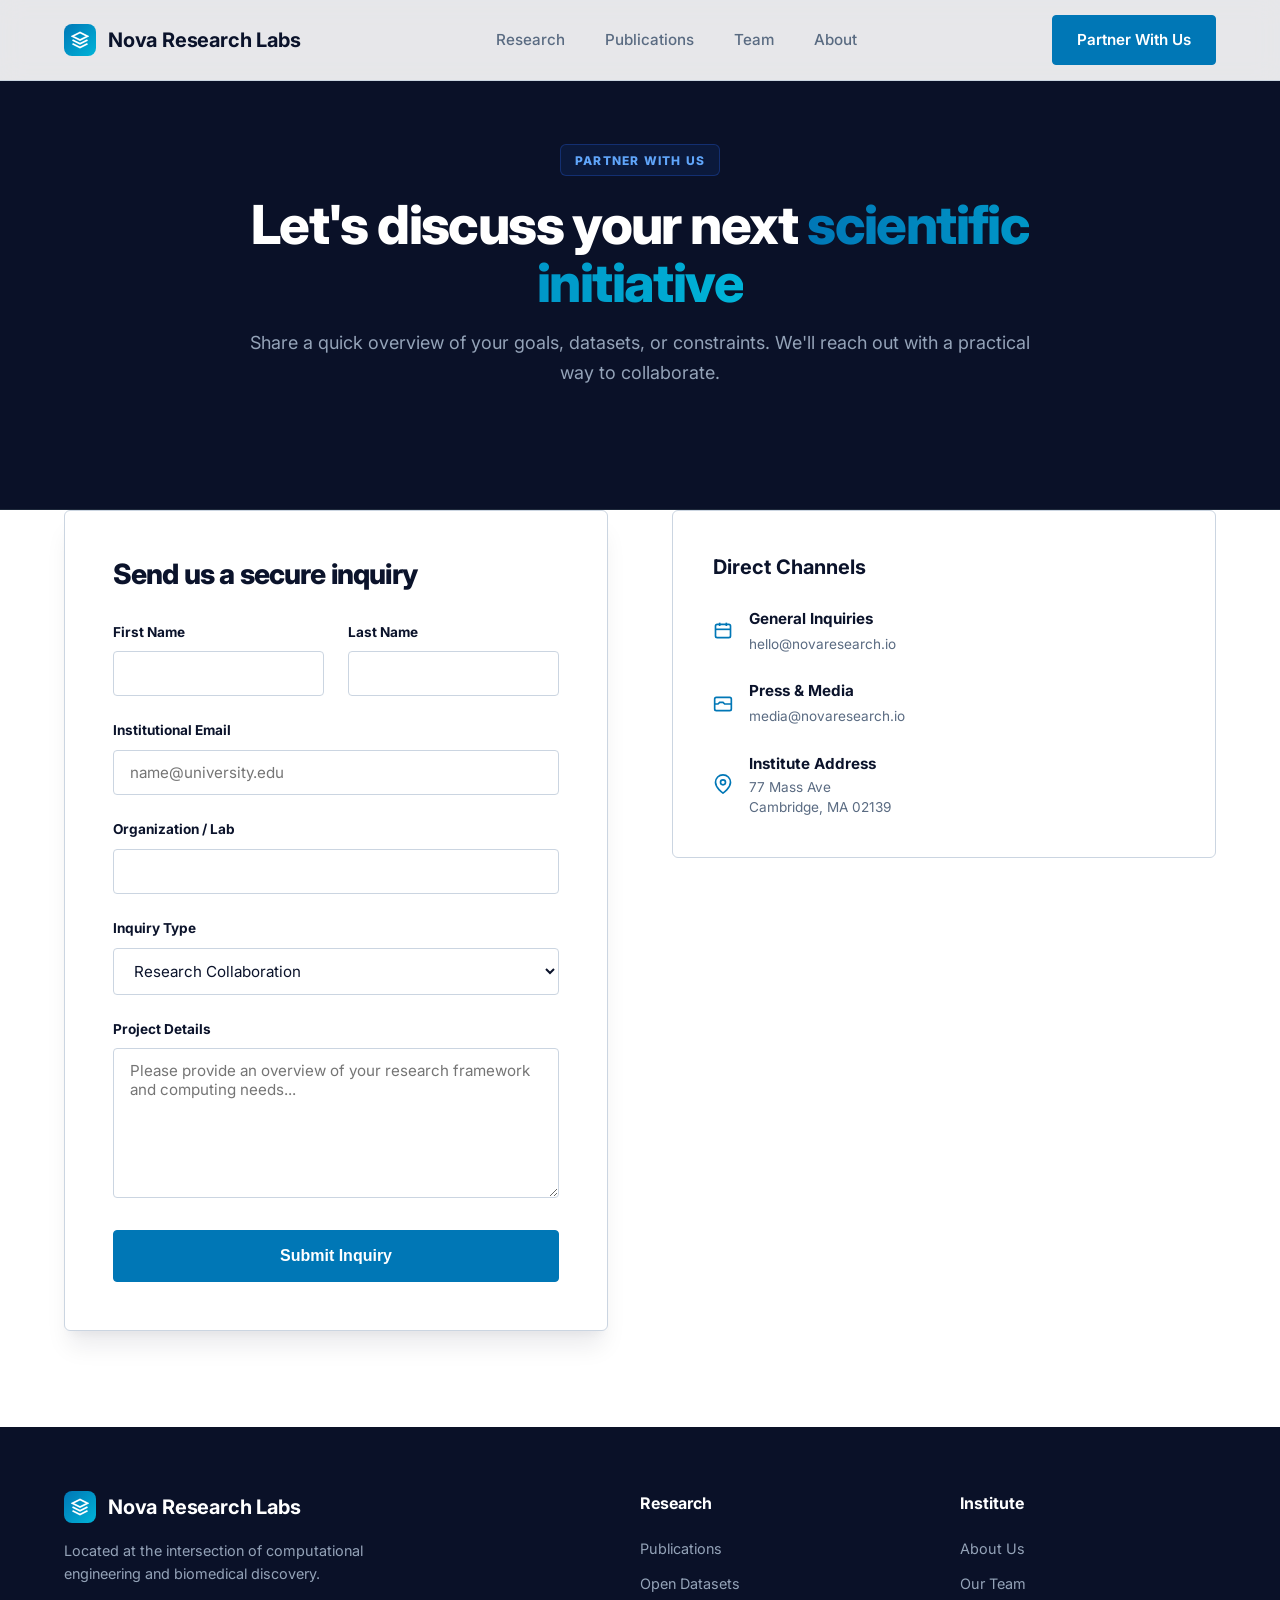
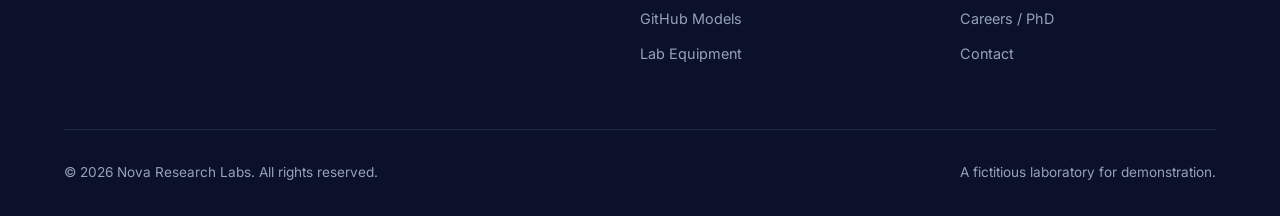
<file: contact.html>
<!DOCTYPE html>
<html lang="en">
<head>
  <meta charset="UTF-8" />
  <meta name="viewport" content="width=device-width, initial-scale=1.0" />
  <title>Nova Research Labs | Partner With Us</title>
  <meta name="description" content="Contact Nova Research Labs for biomedical research collaborations, dataset access, and institutional consulting." />
  <link rel="stylesheet" href="styles.css" />
  <script defer src="script.js"></script>
  <style>
    /* Specific forms styling can be isolated here if needed, but we rely on styles.css */
    .form-wrapper {
      background: var(--surface-white);
      border-radius: var(--radius-lg);
      padding: 3rem;
      border: 1px solid var(--border-light);
      box-shadow: var(--shadow-xl);
      text-align: left;
    }
    .form-group {
      margin-bottom: 1.5rem;
    }
    .form-label {
      display: block;
      margin-bottom: 0.5rem;
      font-size: 0.85rem;
      font-weight: 700;
      color: var(--text-primary);
    }
    .form-control {
      width: 100%;
      padding: 0.75rem 1rem;
      border: 1px solid var(--border-light);
      border-radius: var(--radius-md);
      font-family: inherit;
      font-size: 0.95rem;
      color: var(--text-primary);
      background: var(--bg-main);
      transition: all var(--ease);
    }
    .form-control:focus {
      outline: none;
      border-color: var(--accent-primary);
      background: var(--surface-white);
      box-shadow: 0 0 0 3px rgba(37, 99, 235, 0.1);
    }
    textarea.form-control {
      min-height: 150px;
      resize: vertical;
    }
    .contact-info-list {
      list-style: none;
      margin-top: 2rem;
      padding-left: 0;
    }
    .contact-info-item {
      display: flex;
      align-items: center;
      gap: 1rem;
      margin-bottom: 1.5rem;
      text-align: left;
      justify-content: flex-start;
    }
    .contact-info-item svg {
      color: var(--accent-primary);
      flex-shrink: 0;
    }
    .contact-info-text {
      text-align: left;
    }
    .contact-info-text h4 {
      font-size: 1rem;
      margin-bottom: 0.25rem;
      color: var(--text-primary);
    }
    .contact-info-text p {
      color: var(--text-secondary);
      font-size: 0.95rem;
    }
    
    @media (max-width: 1024px) {
      .contact-sidebar {
        text-align: left;
        background: var(--surface-white);
        padding: 2rem;
        border-radius: var(--radius-lg);
        border: 1px solid var(--border-light);
      }
    }
  </style>
</head>
<body>

  <!-- Header -->
  <header class="site-header">
    <div class="container nav">
      <a class="brand" href="index.html">
        <div class="brand-icon">
          <svg viewBox="0 0 24 24"><path d="M12 2L2 7l10 5 10-5-10-5zM2 17l10 5 10-5M2 12l10 5 10-5"/></svg>
        </div>
        <span>Nova Research Labs</span>
      </a>
      <button class="menu-toggle" type="button" aria-label="Open navigation menu" aria-expanded="false" aria-controls="primary-navigation">
        <span></span>
        <span></span>
        <span></span>
      </button>
      <div class="nav-links" id="primary-navigation">
        <a href="index.html">Research</a>
        <a href="index.html#publications">Publications</a>
        <a href="index.html#team">Team</a>
        <a href="about.html">About</a>
        <a class="nav-menu-cta" href="contact.html">Partner With Us</a>
      </div>
      <a class="btn btn-primary" href="contact.html">Partner With Us</a>
    </div>
  </header>

  <main>
    <!-- Page Hero -->
    <section class="hero section-bg-dark" style="padding-bottom: 4rem; background: var(--bg-dark); color: white; border-bottom: 1px solid var(--border-dark);">
      <div class="container">
        <div class="section-header text-center" style="max-width: 800px;">
          <span class="section-tag" style="background: rgba(37,99,235,0.1); border-color: rgba(37,99,235,0.3); color: #60a5fa;">Partner With Us</span>
          <h1 class="hero-title-style" style="color: var(--surface-white);">
            Let's discuss your next <span class="text-gradient">scientific initiative</span>
          </h1>
          <p class="section-desc" style="color: var(--text-light);">
            Share a quick overview of your goals, datasets, or constraints. We'll reach out with a practical way to collaborate.
          </p>
        </div>
      </div>
    </section>

    <section class="section pt-0">
      <div class="container hero-grid" style="align-items: start;">
        
        <!-- Form Column -->
        <div class="form-wrapper">
          <h2 class="section-title" style="font-size: 1.75rem; margin-bottom: 2rem;">Send us a secure inquiry</h2>
          <form action="https://formspree.io/f/your-form-id" method="POST">
            <input type="hidden" name="_subject" value="New inquiry from Nova Research Labs website" />
            
            <div id="contact-form-grid" style="display: grid; grid-template-columns: 1fr 1fr; gap: 1.5rem;">
              <div class="form-group" style="margin-bottom: 0;">
                <label for="firstName" class="form-label">First Name</label>
                <input type="text" id="firstName" name="firstName" class="form-control" required />
              </div>
              <div class="form-group" style="margin-bottom: 0;">
                <label for="lastName" class="form-label">Last Name</label>
                <input type="text" id="lastName" name="lastName" class="form-control" required />
              </div>
            </div>

            <div class="form-group" style="margin-top: 1.5rem;">
              <label for="email" class="form-label">Institutional Email</label>
              <input type="email" id="email" name="email" class="form-control" placeholder="name@university.edu" required />
            </div>

            <div class="form-group">
              <label for="organization" class="form-label">Organization / Lab</label>
              <input type="text" id="organization" name="organization" class="form-control" />
            </div>

            <div class="form-group">
              <label for="inquiryType" class="form-label">Inquiry Type</label>
              <select id="inquiryType" name="inquiryType" class="form-control">
                <option value="Research Collaboration">Research Collaboration</option>
                <option value="Dataset Access">Dataset Access</option>
                <option value="Facility Usage">Facility Usage</option>
                <option value="Careers/PhD">Careers / PhD Track</option>
                <option value="Other">Other</option>
              </select>
            </div>

            <div class="form-group">
              <label for="message" class="form-label">Project Details</label>
              <textarea id="message" name="message" class="form-control" placeholder="Please provide an overview of your research framework and computing needs..." required></textarea>
            </div>

            <button type="submit" class="btn btn-primary" style="width: 100%; padding: 1rem; font-size: 1rem;">Submit Inquiry</button>
          </form>
        </div>

        <!-- Sidebar Direct Contact -->
        <div class="contact-sidebar" style="background: var(--surface-white); padding: 2.5rem; border-radius: var(--radius-lg); border: 1px solid var(--border-light); text-align: left; display: block;">
          <h3 style="font-size: 1.25rem; font-weight: 700; margin-bottom: 1.5rem; color: var(--text-primary);">Direct Channels</h3>
          
          <ul class="contact-info-list" style="margin-top: 0;">
            <li class="contact-info-item">
              <svg width="20" height="20" viewBox="0 0 24 24" fill="none" stroke="currentColor" stroke-width="2"><rect x="3" y="4" width="18" height="16" rx="2" ry="2"></rect><path d="M16 2v4"></path><path d="M8 2v4"></path><path d="M3 10h18"></path></svg>
              <div class="contact-info-text">
                <h4 style="font-size: 0.95rem; font-weight: 700; color: var(--text-primary); margin-bottom: 0.15rem;">General Inquiries</h4>
                <p style="font-size: 0.85rem; color: var(--text-secondary);">hello@novaresearch.io</p>
              </div>
            </li>
            <li class="contact-info-item">
              <svg width="20" height="20" viewBox="0 0 24 24" fill="none" stroke="currentColor" stroke-width="2"><path d="M2 12h4l2-2h4l2 2h8"></path><path d="M22 6a2 2 0 0 0-2-2H4a2 2 0 0 0-2 2v12a2 2 0 0 0 2 2h16a2 2 0 0 0 2-2V6z"></path></svg>
              <div class="contact-info-text">
                <h4 style="font-size: 0.95rem; font-weight: 700; color: var(--text-primary); margin-bottom: 0.15rem;">Press & Media</h4>
                <p style="font-size: 0.85rem; color: var(--text-secondary);">media@novaresearch.io</p>
              </div>
            </li>
            <li class="contact-info-item" style="margin-bottom: 0;">
              <!-- Location pin icon -->
              <svg width="20" height="20" viewBox="0 0 24 24" fill="none" stroke="currentColor" stroke-width="2"><path d="M21 10c0 7-9 13-9 13s-9-6-9-13a9 9 0 0 1 18 0z"/><circle cx="12" cy="10" r="3"/></svg>
              <div class="contact-info-text">
                <h4 style="font-size: 0.95rem; font-weight: 700; color: var(--text-primary); margin-bottom: 0.15rem;">Institute Address</h4>
                <p style="font-size: 0.85rem; color: var(--text-secondary); line-height: 1.4;">77 Mass Ave<br/>Cambridge, MA 02139</p>
              </div>
            </li>
          </ul>

        </div>

      </div>
    </section>

  </main>

  <!-- Footer -->
  <footer class="site-footer">
    <div class="container">
      <div class="footer-grid">
        <div class="footer-brand">
          <a class="brand" href="index.html">
            <div class="brand-icon">
              <svg viewBox="0 0 24 24"><path d="M12 2L2 7l10 5 10-5-10-5zM2 17l10 5 10-5M2 12l10 5 10-5"/></svg>
            </div>
            <span>Nova Research Labs</span>
          </a>
          <p>Located at the intersection of computational engineering and biomedical discovery.</p>
        </div>
        <div class="footer-col">
          <h4>Research</h4>
          <div class="footer-links">
            <a href="index.html#publications">Publications</a>
            <a href="research.html">Open Datasets</a>
            <a href="projects.html">GitHub Models</a>
            <a href="research.html">Lab Equipment</a>
          </div>
        </div>
        <div class="footer-col">
          <h4>Institute</h4>
          <div class="footer-links">
            <a href="about.html">About Us</a>
            <a href="index.html#team">Our Team</a>
            <a href="contact.html">Careers / PhD</a>
            <a href="contact.html">Contact</a>
          </div>
        </div>
      </div>
      <div class="copyright">
        <span>&copy; <span id="year">2026</span> Nova Research Labs. All rights reserved.</span>
        <span>A fictitious laboratory for demonstration.</span>
      </div>
    </div>
  </footer>

</body>
</html>
</file>
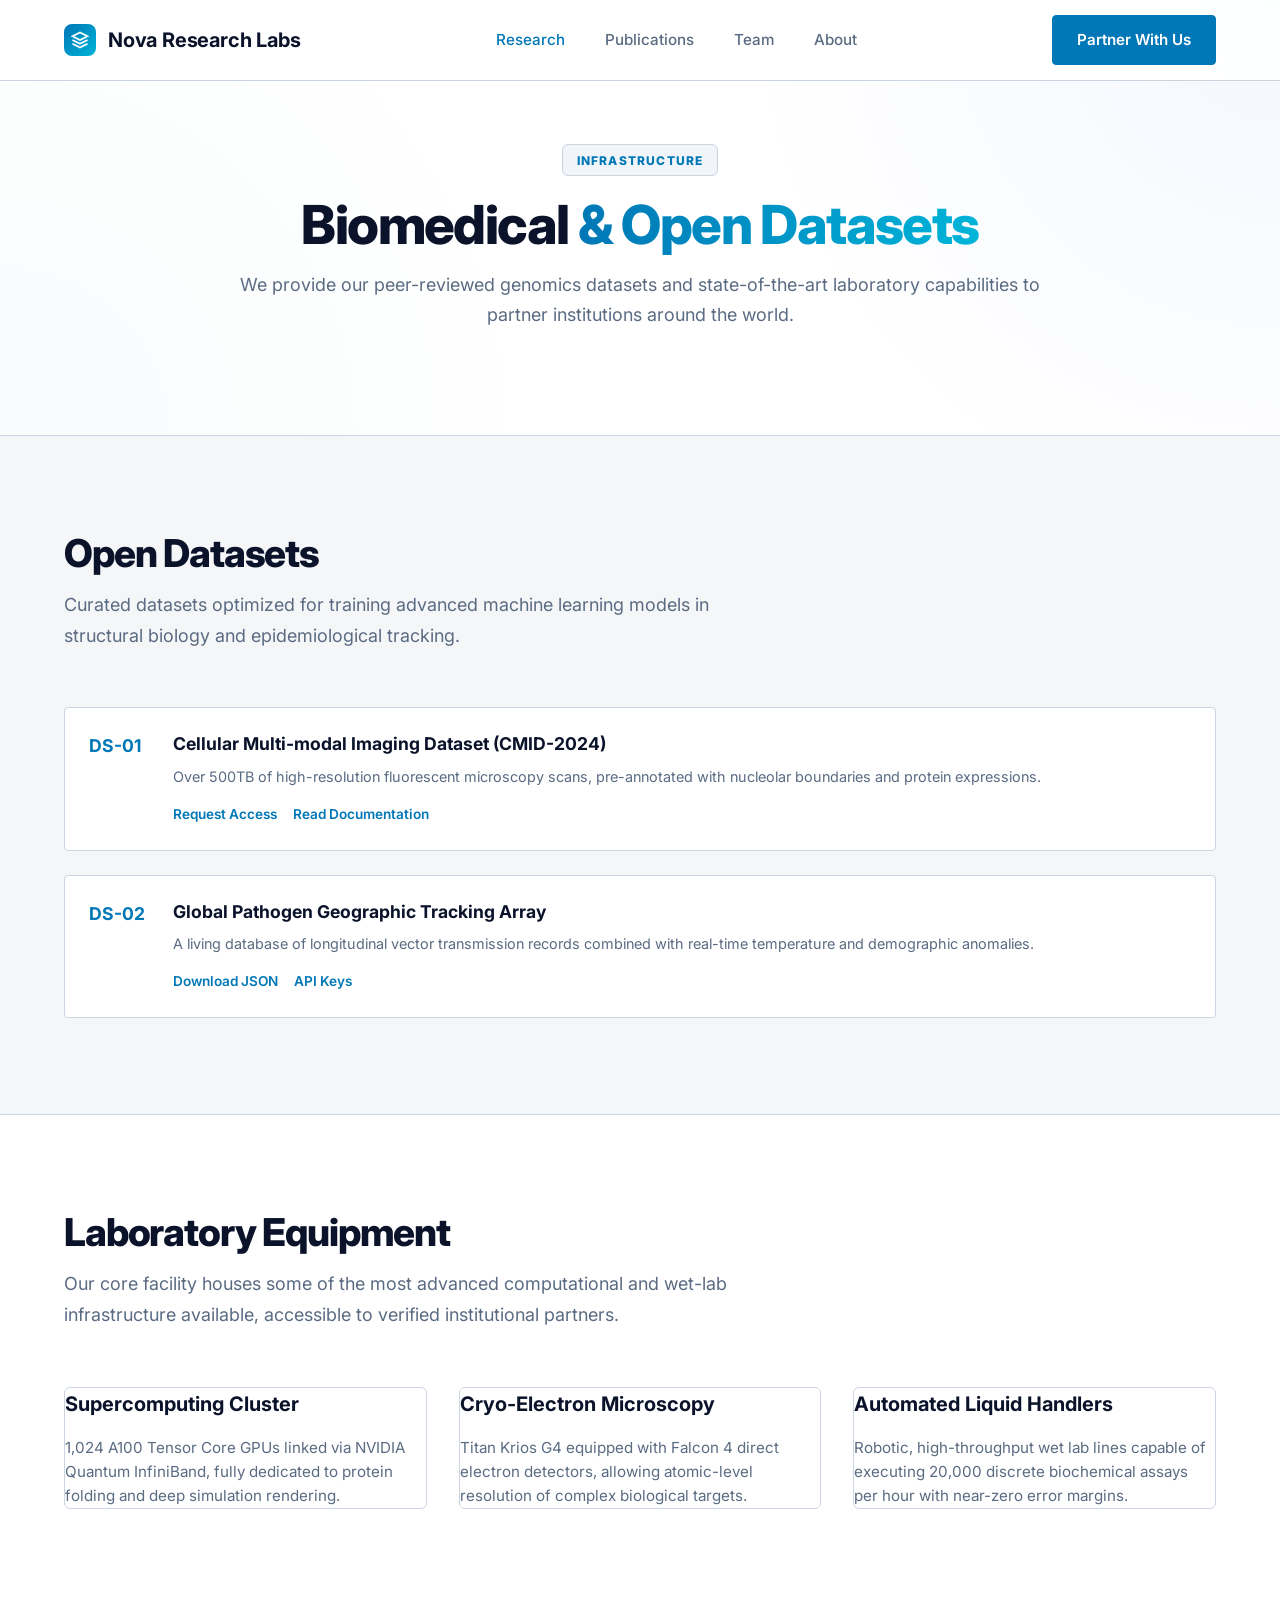
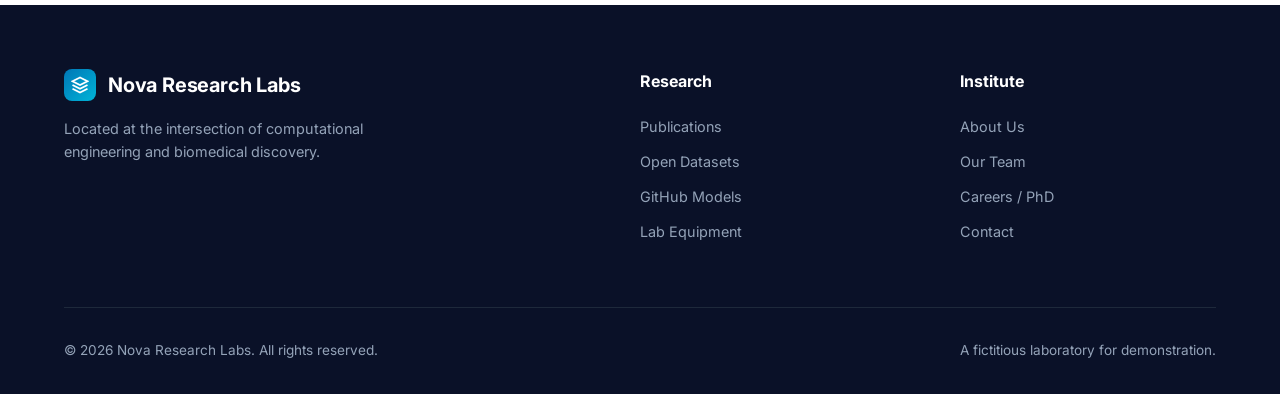
<file: research.html>
<!DOCTYPE html>
<html lang="en">
<head>
  <meta charset="UTF-8" />
  <meta name="viewport" content="width=device-width, initial-scale=1.0" />
  <title>Nova Research Labs | Biomedical & Datasets</title>
  <meta name="description" content="Explore Nova Research Labs open clinical datasets, biomedical equipment, and scientific focus areas." />
  <link rel="stylesheet" href="styles.css" />
  <script defer src="script.js"></script>
</head>
<body>

  <!-- Header -->
  <header class="site-header">
    <div class="container nav">
      <a class="brand" href="index.html">
        <div class="brand-icon">
          <svg viewBox="0 0 24 24"><path d="M12 2L2 7l10 5 10-5-10-5zM2 17l10 5 10-5M2 12l10 5 10-5"/></svg>
        </div>
        <span>Nova Research Labs</span>
      </a>
      <button class="menu-toggle" type="button" aria-label="Open navigation menu" aria-expanded="false" aria-controls="primary-navigation">
        <span></span>
        <span></span>
        <span></span>
      </button>
      <div class="nav-links" id="primary-navigation">
        <a class="active" href="index.html">Research</a>
        <a href="index.html#publications">Publications</a>
        <a href="index.html#team">Team</a>
        <a href="about.html">About</a>
        <a class="nav-menu-cta" href="contact.html">Partner With Us</a>
      </div>
      <a class="btn btn-primary" href="contact.html">Partner With Us</a>
    </div>
  </header>

  <main>
    <!-- Page Hero -->
    <section class="hero" style="padding-bottom: 3rem;">
      <div class="container">
        <div class="section-header text-center" style="max-width: 800px;">
          <span class="section-tag">Infrastructure</span>
          <h1 class="hero-title-style">
            Biomedical <span class="text-gradient">&amp; Open Datasets</span>
          </h1>
          <p class="section-desc">
            We provide our peer-reviewed genomics datasets and state-of-the-art laboratory capabilities to partner institutions around the world.
          </p>
        </div>
      </div>
    </section>

    <!-- Open Datasets -->
    <section class="section section-bg-light" id="datasets">
      <div class="container">
        <div class="section-header">
          <h2 class="section-title">Open Datasets</h2>
          <p class="section-desc">Curated datasets optimized for training advanced machine learning models in structural biology and epidemiological tracking.</p>
        </div>

        <div class="pub-list">
          <div class="pub-item">
            <div class="pub-year" style="font-size: 1.1rem;">DS-01</div>
            <div class="pub-content">
              <h4>Cellular Multi-modal Imaging Dataset (CMID-2024)</h4>
              <p class="pub-authors">Over 500TB of high-resolution fluorescent microscopy scans, pre-annotated with nucleolar boundaries and protein expressions.</p>
              <div class="pub-links">
                <a href="#" class="pub-link">Request Access</a>
                <a href="#" class="pub-link">Read Documentation</a>
              </div>
            </div>
          </div>
          <div class="pub-item">
            <div class="pub-year" style="font-size: 1.1rem;">DS-02</div>
            <div class="pub-content">
              <h4>Global Pathogen Geographic Tracking Array</h4>
              <p class="pub-authors">A living database of longitudinal vector transmission records combined with real-time temperature and demographic anomalies.</p>
              <div class="pub-links">
                <a href="#" class="pub-link">Download JSON</a>
                <a href="#" class="pub-link">API Keys</a>
              </div>
            </div>
          </div>
        </div>
      </div>
    </section>

    <!-- Lab Equipment -->
    <section class="section" id="equipment">
      <div class="container">
        <div class="section-header">
          <h2 class="section-title">Laboratory Equipment</h2>
          <p class="section-desc">Our core facility houses some of the most advanced computational and wet-lab infrastructure available, accessible to verified institutional partners.</p>
        </div>

        <div class="grid-3">
          <div class="research-card">
            <h3>Supercomputing Cluster</h3>
            <p>1,024 A100 Tensor Core GPUs linked via NVIDIA Quantum InfiniBand, fully dedicated to protein folding and deep simulation rendering.</p>
          </div>
          <div class="research-card">
            <h3>Cryo-Electron Microscopy</h3>
            <p>Titan Krios G4 equipped with Falcon 4 direct electron detectors, allowing atomic-level resolution of complex biological targets.</p>
          </div>
          <div class="research-card">
            <h3>Automated Liquid Handlers</h3>
            <p>Robotic, high-throughput wet lab lines capable of executing 20,000 discrete biochemical assays per hour with near-zero error margins.</p>
          </div>
        </div>
      </div>
    </section>

  </main>

  <!-- Footer -->
  <footer class="site-footer">
    <div class="container">
      <div class="footer-grid">
        <div class="footer-brand">
          <a class="brand" href="index.html">
            <div class="brand-icon">
              <svg viewBox="0 0 24 24"><path d="M12 2L2 7l10 5 10-5-10-5zM2 17l10 5 10-5M2 12l10 5 10-5"/></svg>
            </div>
            <span>Nova Research Labs</span>
          </a>
          <p>Located at the intersection of computational engineering and biomedical discovery.</p>
        </div>
        <div class="footer-col">
          <h4>Research</h4>
          <div class="footer-links">
            <a href="index.html#publications">Publications</a>
            <a href="research.html">Open Datasets</a>
            <a href="projects.html">GitHub Models</a>
            <a href="research.html">Lab Equipment</a>
          </div>
        </div>
        <div class="footer-col">
          <h4>Institute</h4>
          <div class="footer-links">
            <a href="about.html">About Us</a>
            <a href="index.html#team">Our Team</a>
            <a href="contact.html">Careers / PhD</a>
            <a href="contact.html">Contact</a>
          </div>
        </div>
      </div>
      <div class="copyright">
        <span>&copy; <span id="year">2026</span> Nova Research Labs. All rights reserved.</span>
        <span>A fictitious laboratory for demonstration.</span>
      </div>
    </div>
  </footer>

</body>
</html>
</file>
<file: styles.css>
@import url('https://fonts.googleapis.com/css2?family=Inter:wght@300;400;500;600;700&display=swap');

:root {
  /* Industrial Medical Palette */
  --bg-primary: #ffffff;
  --bg-main: #ffffff;
  --bg-secondary: #f4f6f8; /* Crisp industrial gray */
  --bg-dark: #0a1128; /* Deep industrial navy */
  
  --surface-white: #ffffff;
  --surface-gray: #f1f5f9;
  --surface-dark: #121d3f;
  
  --text-primary: #0b132b;
  --text-secondary: #5a6b82;
  --text-light: #94a3b8;
  --text-inverse: #f8fafc;
  
  --accent-primary: #0077b6; /* Rich corporate medical blue */
  --accent-hover: #023e8a;
  --accent-light: #e0f2fe;
  --accent-teal: #00b4d8; /* Clinical Cyan */
  
  --border-light: #cbd5e1;
  --border-dark: #1e293b;
  
  /* Precision Layout & Utility */
  --radius-lg: 6px; /* Precise machined edge */
  --radius-md: 4px;
  --radius-sm: 2px;
  --container: min(1200px, 90vw);
  --ease: 250ms cubic-bezier(0.2, 0.8, 0.2, 1);
  
  /* Precision Shadows */
  --shadow-sm: 0 1px 2px 0 rgba(11, 19, 43, 0.05);
  --shadow-md: 0 4px 6px -1px rgba(11, 19, 43, 0.05), 0 2px 4px -2px rgba(11, 19, 43, 0.05);
  --shadow-lg: 0 10px 20px -3px rgba(11, 19, 43, 0.06), 0 4px 6px -4px rgba(11, 19, 43, 0.05);
  --shadow-xl: 0 20px 25px -5px rgba(11, 19, 43, 0.08), 0 8px 10px -6px rgba(11, 19, 43, 0.05);
}

*, *::before, *::after {
  box-sizing: border-box;
}

html {
  scroll-behavior: smooth;
}

body {
  margin: 0;
  font-family: 'Inter', system-ui, -apple-system, sans-serif;
  color: var(--text-primary);
  background-color: var(--bg-primary);
  line-height: 1.6;
  -webkit-font-smoothing: antialiased;
}

img {
  max-width: 100%;
  display: block;
}

a {
  text-decoration: none;
  color: inherit;
  transition: color var(--ease);
}

ul {
  list-style: none;
  margin: 0;
  padding: 0;
}

h1, h2, h3, h4, p {
  margin: 0;
}

.container {
  width: var(--container);
  margin-inline: auto;
}

/* Sections */
.section {
  padding: 6rem 0;
}

.section-bg-light {
  background-color: var(--bg-secondary);
  border-top: 1px solid var(--border-light);
  border-bottom: 1px solid var(--border-light);
}

.section-bg-dark {
  background-color: var(--bg-dark);
  color: var(--text-inverse);
}

.section-header {
  margin-bottom: 3.5rem;
  max-width: 700px;
}

.section-header.text-center {
  margin-inline: auto;
  text-align: center;
}

.section-tag {
  display: inline-block;
  font-size: 0.75rem;
  font-weight: 800;
  text-transform: uppercase;
  letter-spacing: 0.1em;
  color: var(--accent-primary);
  background: var(--surface-gray);
  border: 1px solid var(--border-light);
  padding: 0.35rem 0.85rem;
  border-radius: var(--radius-lg);
  margin-bottom: 1.2rem;
}

.section-bg-dark .section-tag {
  background: rgba(37, 99, 235, 0.1);
  color: #60a5fa; /* Blue 400 */
  border-color: rgba(37, 99, 235, 0.3);
}

.section-title {
  font-size: clamp(2rem, 3vw, 2.75rem);
  font-weight: 800;
  line-height: 1.1;
  letter-spacing: -0.03em;
  margin-bottom: 1rem;
}

.section-desc {
  color: var(--text-secondary);
  font-size: 1.125rem;
  line-height: 1.7;
}

.section-bg-dark .section-desc {
  color: var(--text-light);
}

.hero-title-style {
  font-size: clamp(2.4rem, 4.2vw, 3.8rem);
  font-weight: 800;
  line-height: 1.08;
  letter-spacing: -0.03em;
  margin-bottom: 1rem;
}

.text-gradient {
  background: linear-gradient(90deg, var(--accent-primary), var(--accent-teal));
  -webkit-background-clip: text;
  background-clip: text;
  color: transparent;
}

.pt-0 {
  padding-top: 0 !important;
}

/* Header & Nav */
.site-header {
  position: fixed;
  top: 0;
  width: 100%;
  z-index: 100;
  background: rgba(255, 255, 255, 0.9);
  backdrop-filter: blur(12px);
  border-bottom: 1px solid var(--border-light);
  transition: all var(--ease);
}

.nav {
  display: flex;
  align-items: center;
  justify-content: space-between;
  height: 80px;
}

.brand {
  display: flex;
  align-items: center;
  gap: 0.75rem;
  font-weight: 700;
  font-size: 1.25rem;
  color: var(--text-primary);
  letter-spacing: -0.01em;
}

.brand-icon {
  width: 32px;
  height: 32px;
  background: linear-gradient(135deg, var(--accent-primary) 0%, var(--accent-teal) 100%);
  border-radius: 8px;
  display: flex;
  align-items: center;
  justify-content: center;
}

.brand-icon svg {
  width: 18px;
  height: 18px;
  fill: none;
  stroke: white;
  stroke-width: 2.5;
}

.nav-links {
  display: flex;
  gap: 2.5rem;
}

.nav-menu-cta {
  display: none;
}

.nav-links a {
  font-size: 0.95rem;
  font-weight: 500;
  color: var(--text-secondary);
  position: relative;
}

.nav-links a:hover,
.nav-links a.active {
  color: var(--accent-primary);
}

.menu-toggle {
  display: none;
  width: 44px;
  height: 44px;
  align-items: center;
  justify-content: center;
  flex-direction: column;
  gap: 5px;
  border: 1px solid var(--border-light);
  border-radius: var(--radius-md);
  background: var(--surface-white);
  cursor: pointer;
  padding: 0;
  transition: all var(--ease);
}

.menu-toggle:hover {
  border-color: var(--accent-primary);
  box-shadow: var(--shadow-sm);
}

.menu-toggle span {
  display: block;
  width: 18px;
  height: 2px;
  border-radius: 999px;
  background: var(--text-primary);
  transition: transform var(--ease), opacity var(--ease), background-color var(--ease);
}

.menu-toggle[aria-expanded="true"] span:nth-child(1) {
  transform: translateY(7px) rotate(45deg);
}

.menu-toggle[aria-expanded="true"] span:nth-child(2) {
  opacity: 0;
}

.menu-toggle[aria-expanded="true"] span:nth-child(3) {
  transform: translateY(-7px) rotate(-45deg);
}

/* Buttons */
.btn {
  display: inline-flex;
  align-items: center;
  justify-content: center;
  font-weight: 600;
  font-size: 0.95rem;
  padding: 0.75rem 1.5rem;
  border-radius: var(--radius-md);
  transition: all var(--ease);
  cursor: pointer;
  border: 1px solid transparent;
}

.btn-primary {
  background-color: var(--accent-primary);
  color: white;
  border: 1px solid var(--accent-primary);
}

.btn-primary:hover {
  background-color: var(--surface-white);
  color: var(--accent-primary);
  box-shadow: 4px 4px 0px 0px var(--accent-primary);
  transform: translate(-3px, -3px);
}

.btn-secondary {
  background-color: transparent;
  color: var(--text-primary);
  border-color: var(--border-light);
}

.btn-secondary:hover {
  border-color: var(--text-primary);
  background-color: var(--bg-secondary);
}

/* Hero Section */
.hero {
  padding: 9rem 0 6rem;
  background: radial-gradient(circle at top right, rgba(37, 99, 235, 0.05), transparent 40%),
              radial-gradient(circle at bottom left, rgba(8, 145, 178, 0.03), transparent 40%);
  overflow: hidden;
}

.hero-grid {
  display: grid;
  grid-template-columns: 1fr 1fr;
  gap: 4rem;
  align-items: center;
}

.hero-content h1 {
  font-size: clamp(2.5rem, 4.5vw, 4rem);
  font-weight: 800;
  line-height: 1.1;
  letter-spacing: -0.03em;
  margin-bottom: 1.5rem;
  color: var(--text-primary);
}

.hero-content h1 span {
  background: linear-gradient(to right, var(--accent-primary), var(--accent-teal));
  -webkit-background-clip: text;
  background-clip: text;
  -webkit-text-fill-color: transparent;
}

.hero-content p {
  font-size: 1.15rem;
  color: var(--text-secondary);
  margin-bottom: 2.5rem;
  max-width: 500px;
}

.hero-actions {
  display: flex;
  gap: 1rem;
}

.hero-visual {
  position: relative;
}

.hero-image-wrap {
  position: relative;
  border-radius: var(--radius-lg);
  overflow: hidden;
  box-shadow: var(--shadow-xl);
  border: 1px solid rgba(0,0,0,0.05);
}

.hero-image-wrap img {
  width: 100%;
  height: 500px;
  object-fit: cover;
  filter: contrast(1.05) saturate(1.1);
}

.hero-stats {
  position: absolute;
  bottom: -20px;
  left: -20px;
  background: white;
  padding: 1.5rem;
  border-radius: var(--radius-md);
  box-shadow: var(--shadow-lg);
  border: 1px solid var(--border-light);
  display: flex;
  gap: 2rem;
}

.stat-item h4 {
  font-size: 1.75rem;
  font-weight: 700;
  color: var(--accent-primary);
  line-height: 1;
  margin-bottom: 0.25rem;
}

.stat-item p {
  font-size: 0.85rem;
  font-weight: 500;
  color: var(--text-secondary);
  text-transform: uppercase;
  letter-spacing: 0.05em;
}

/* Partners Band - Marquee */
.partners-marquee-wrapper {
  padding: 4rem 0;
  background: var(--bg-secondary);
  border-bottom: 1px solid var(--border-light);
  position: relative;
  overflow: hidden;
}

.partners-heading {
  text-align: center;
  font-size: 0.85rem;
  font-weight: 600;
  color: var(--text-light);
  text-transform: uppercase;
  letter-spacing: 0.05em;
  margin-bottom: 2rem;
}

.marquee-glass {
  max-width: 1200px;
  margin: 0 auto;
  position: relative;
  overflow: hidden;
  background: rgba(255, 255, 255, 0.4);
  backdrop-filter: blur(12px);
  border: 1px solid rgba(226, 232, 240, 0.8);
  border-radius: var(--radius-lg);
  padding: 1.5rem 0;
  box-shadow: var(--shadow-sm);
  /* Gradient masks to fade out edges smoothly */
  mask-image: linear-gradient(to right, transparent, black 10%, black 90%, transparent);
  -webkit-mask-image: linear-gradient(to right, transparent, black 10%, black 90%, transparent);
}

.marquee-content {
  display: flex;
  width: max-content;
  animation: marquee 30s linear infinite;
  gap: 5rem;
  padding-left: 5rem; /* Gap matched for seamless loop */
}

.marquee-content:hover {
  animation-play-state: paused;
}

@keyframes marquee {
  0% { transform: translateX(0); }
  100% { transform: translateX(calc(-50% - 2.5rem)); } /* Moves halfway including half gap */
}

.partner-logo {
  font-size: 1.3rem;
  font-weight: 700;
  color: var(--text-secondary);
  display: flex;
  align-items: center;
  gap: 0.6rem;
  opacity: 0.55;
  filter: grayscale(100%);
  transition: all var(--ease);
  cursor: default;
}

.partner-logo:hover {
  opacity: 1;
  filter: grayscale(0%);
  color: var(--accent-primary);
  transform: scale(1.03);
  text-shadow: 0 4px 12px rgba(37, 99, 235, 0.15);
}

.partner-logo svg {
  transition: all var(--ease);
}

.partner-logo:hover svg {
  stroke: var(--accent-primary);
  filter: drop-shadow(0 0 8px rgba(37, 99, 235, 0.3));
}

/* Research Areas */
.grid-3 {
  display: grid;
  grid-template-columns: repeat(auto-fit, minmax(min(300px, 100%), 1fr));
  gap: 2rem;
}

.research-card {
  background: var(--surface-white);
  border: 1px solid var(--border-light);
  border-radius: var(--radius-lg);
  transition: all var(--ease);
  position: relative;
  overflow: hidden;
  display: flex;
  flex-direction: column;
}

.research-card-banner {
  width: 100%;
  height: 160px;
  object-fit: cover;
  border-bottom: 1px solid var(--border-light);
}

.research-card-body {
  padding: 2.5rem 2rem;
  flex: 1;
}

.research-card::before {
  content: '';
  position: absolute;
  top: 0; left: 0; right: 0;
  height: 4px;
  background: linear-gradient(to right, var(--accent-primary), var(--accent-teal));
  opacity: 0;
  transition: opacity var(--ease);
  z-index: 2;
}

.research-card:hover {
  transform: translate(-4px, -4px);
  box-shadow: 6px 6px 0px 0px var(--accent-primary);
  border-color: var(--accent-primary);
}

.research-card:hover::before {
  opacity: 1;
}

.card-icon {
  width: 48px;
  height: 48px;
  background: var(--accent-light);
  color: var(--accent-primary);
  border-radius: var(--radius-md);
  display: flex;
  align-items: center;
  justify-content: center;
  margin-bottom: 1.5rem;
}

.card-icon svg {
  width: 24px; height: 24px;
  fill: none; stroke: currentColor; stroke-width: 2;
}

.research-card h3 {
  font-size: 1.25rem;
  margin-bottom: 1rem;
  color: var(--text-primary);
}

.research-card p {
  color: var(--text-secondary);
  font-size: 0.95rem;
  line-height: 1.6;
}

/* Publications */
.pub-list {
  display: flex;
  flex-direction: column;
  gap: 1.5rem;
}

.pub-item {
  display: flex;
  gap: 1.5rem;
  padding: 1.5rem;
  background: var(--surface-white);
  border: 1px solid var(--border-light);
  border-radius: var(--radius-md);
  transition: all var(--ease);
}

.pub-item:hover {
  border-color: var(--accent-primary);
  box-shadow: var(--shadow-md);
}

.pub-year {
  font-size: 1.25rem;
  font-weight: 700;
  color: var(--accent-primary);
  min-width: 60px;
}

.pub-content h4 {
  font-size: 1.1rem;
  color: var(--text-primary);
  margin-bottom: 0.5rem;
  line-height: 1.4;
}

.pub-authors {
  color: var(--text-secondary);
  font-size: 0.9rem;
  margin-bottom: 0.5rem;
}

.pub-journal {
  font-style: italic;
  font-size: 0.85rem;
  color: var(--text-light);
}

.pub-links {
  margin-top: 1rem;
  display: flex;
  gap: 1rem;
}

.pub-link {
  font-size: 0.85rem;
  font-weight: 600;
  color: var(--accent-primary);
  display: flex;
  align-items: center;
  gap: 0.25rem;
}

.pub-link:hover {
  text-decoration: underline;
}

/* Team / Leadership */
.grid-4 {
  display: grid;
  grid-template-columns: repeat(auto-fit, minmax(min(220px, 100%), 1fr));
  gap: 2rem;
}

.team-card {
  text-align: center;
}

.team-img {
  width: 100%;
  aspect-ratio: 1/1;
  border-radius: var(--radius-lg);
  overflow: hidden;
  margin-bottom: 1.25rem;
  background: var(--bg-secondary);
}

.team-img img {
  width: 100%;
  height: 100%;
  object-fit: cover;
  filter: grayscale(0.2);
  transition: all var(--ease);
}

.team-card:hover .team-img img {
  filter: grayscale(0);
  transform: scale(1.05);
}

.team-card h4 {
  font-size: 1.1rem;
  margin-bottom: 0.25rem;
}

.team-card p {
  color: var(--accent-primary);
  font-size: 0.85rem;
  font-weight: 500;
}

/* CTA */
.cta-box {
  background: linear-gradient(135deg, var(--accent-primary) 0%, var(--accent-hover) 100%);
  border-radius: var(--radius-lg);
  padding: 4rem;
  text-align: center;
  color: white;
  position: relative;
  overflow: hidden;
}

.cta-box::after {
  content: '';
  position: absolute;
  top: 0; left: 0; right: 0; bottom: 0;
  background: url("data:image/svg+xml,%3Csvg width='60' height='60' viewBox='0 0 60 60' xmlns='http://www.w3.org/2000/svg'%3E%3Cpath d='M54.627 0l.83.83-54.627 54.627-.83-.83L54.627 0zM0 54.627l.83.83-54.627 54.627-.83-.83L0 54.627z' fill='%23ffffff' fill-opacity='0.05' fill-rule='evenodd'/%3E%3C/svg%3E");
}

.cta-box h2 {
  font-size: 2.5rem;
  font-weight: 700;
  margin-bottom: 1rem;
  position: relative; z-index: 1;
}

.cta-box p {
  font-size: 1.1rem;
  opacity: 0.9;
  margin-bottom: 2rem;
  max-width: 600px;
  margin-inline: auto;
  position: relative; z-index: 1;
}

.cta-box .btn {
  background: white;
  color: var(--accent-primary);
  position: relative; z-index: 1;
}

.cta-box .btn:hover {
  background: var(--bg-secondary);
  transform: translateY(-2px);
}

/* Footer */
.site-footer {
  background: var(--bg-dark);
  color: var(--text-light);
  padding: 4rem 0 2rem;
}

.footer-grid {
  display: grid;
  grid-template-columns: 2fr 1fr 1fr;
  gap: 4rem;
  margin-bottom: 4rem;
}

.footer-brand .brand {
  color: white;
  margin-bottom: 1rem;
}

.footer-brand p {
  max-width: 300px;
  font-size: 0.9rem;
}

.footer-col h4 {
  color: white;
  font-size: 1rem;
  margin-bottom: 1.25rem;
}

.footer-links {
  display: flex;
  flex-direction: column;
  gap: 0.75rem;
}

.footer-links a {
  font-size: 0.9rem;
}

.footer-links a:hover {
  color: white;
}

.copyright {
  border-top: 1px solid var(--border-dark);
  padding-top: 2rem;
  display: flex;
  justify-content: space-between;
  font-size: 0.85rem;
}

/* Responsive & Mobile Optimization */
@media (max-width: 1024px) {
  /* Tablets and 'Desktop Site' Mobile */
  .hero-grid {
    grid-template-columns: 1fr;
    text-align: center;
    gap: 3rem;
  }
  .hero-content p {
    margin-inline: auto;
  }
  .hero-actions {
    justify-content: center;
  }
  .hero-content h1 {
    font-size: clamp(2rem, 5vw, 3.5rem);
  }
  .hero-stats {
    position: relative;
    bottom: auto;
    left: auto;
    margin-top: 1.5rem;
    justify-content: center;
  }
  .nav {
    position: relative;
    justify-content: space-between;
    height: auto;
    padding: 1rem 0;
    gap: 1rem;
  }
  .menu-toggle {
    display: inline-flex;
    margin-left: auto;
  }
  .nav > .btn.btn-primary {
    display: none;
  }
  .nav-links {
    display: none;
    position: absolute;
    top: calc(100% + 0.75rem);
    left: 0;
    right: 0;
    flex-direction: column;
    gap: 0.35rem;
    padding: 0.85rem;
    background: rgba(255, 255, 255, 0.98);
    border: 1px solid var(--border-light);
    border-radius: var(--radius-lg);
    box-shadow: var(--shadow-xl);
    z-index: 101;
  }
  .nav-links.open {
    display: flex;
  }
  .nav-links a {
    padding: 0.85rem 1rem;
    border-radius: var(--radius-md);
    background: var(--surface-gray);
  }
  .nav-links a.nav-menu-cta {
    display: flex;
    justify-content: center;
    margin-top: 0.25rem;
    background: var(--accent-primary);
    color: white !important;
    font-weight: 700;
    box-shadow: var(--shadow-sm);
  }
  .nav-links a.nav-menu-cta:hover,
  .nav-links a.nav-menu-cta.active {
    background: var(--accent-hover);
    color: white !important;
  }
  .nav-links a:hover,
  .nav-links a.active {
    background: rgba(0, 119, 182, 0.08);
  }
  .footer-grid {
    grid-template-columns: 1fr;
    gap: 2.5rem;
    text-align: center;
  }
  .footer-brand p {
    margin-inline: auto;
  }
}

@media (max-width: 768px) {
  /* Mobile Devices Portrait */
  .nav {
    padding: 0.9rem 0;
  }
  .btn-primary {
    font-size: 0.85rem;
    padding: 0.5rem 1rem;
  }
  .hero {
    padding: 4rem 0 2rem;
  }
  .section {
    padding: 4rem 0;
  }
  .section-title {
    font-size: 2rem;
  }
  .pub-item {
    flex-direction: column;
    gap: 0.5rem;
    align-items: flex-start;
  }
  .pub-year {
    font-size: 1rem;
  }
  /* Fix Marquee for Mobile */
  .marquee-glass {
    padding: 1rem 0;
  }
  .partner-logo {
    font-size: 1rem;
  }
  /* Contact Form Mobile */
  #contact-form-grid {
    grid-template-columns: 1fr !important;
  }
  .copyright {
    flex-direction: column;
    text-align: center;
    gap: 0.5rem;
  }
}
</file>
